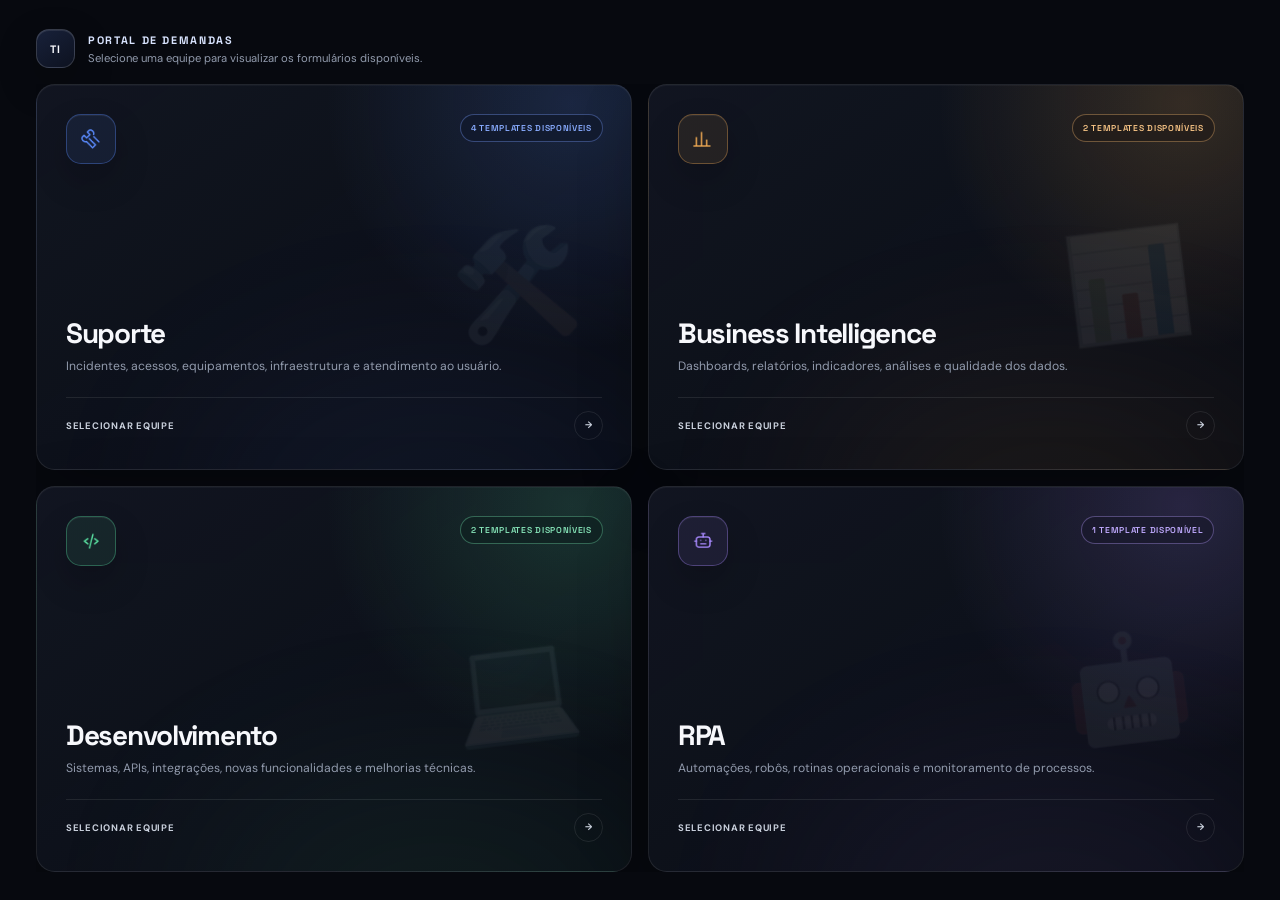
<file: index.html>
<!doctype html>
<html lang="pt-BR">
<head>
  <meta charset="utf-8" />
  <meta name="viewport" content="width=device-width, initial-scale=1" />
  <meta name="theme-color" content="#07090f" />
  <meta name="color-scheme" content="dark" />
  <meta name="description" content="Portal interno para abertura de demandas de Tecnologia da Informação." />
  <title>Portal de Demandas | TI Hungaro</title>
  <link rel="preconnect" href="https://fonts.googleapis.com" />
  <link rel="preconnect" href="https://fonts.gstatic.com" crossorigin />
  <link href="https://fonts.googleapis.com/css2?family=DM+Sans:wght@400;500;600;700&family=Space+Grotesk:wght@500;600;700&display=swap" rel="stylesheet" />
  <link rel="stylesheet" href="styles.css" />
</head>
<body>
  <div class="ambient ambient-a" aria-hidden="true"></div>
  <div class="ambient ambient-b" aria-hidden="true"></div>
  <div class="noise" aria-hidden="true"></div>

  <main class="portal-shell">
    <section class="portal" aria-label="Seleção de equipe e template de demanda">
      <div class="portal-heading">
        <div class="brand-mark" aria-hidden="true">TI</div>
        <div>
          <span>PORTAL DE DEMANDAS</span>
          <p>Selecione uma equipe para visualizar os formulários disponíveis.</p>
        </div>
      </div>

      <div id="teams" class="bento-grid" aria-live="polite"></div>
    </section>
  </main>

  <script src="script.js"></script>
</body>
</html>
</file>
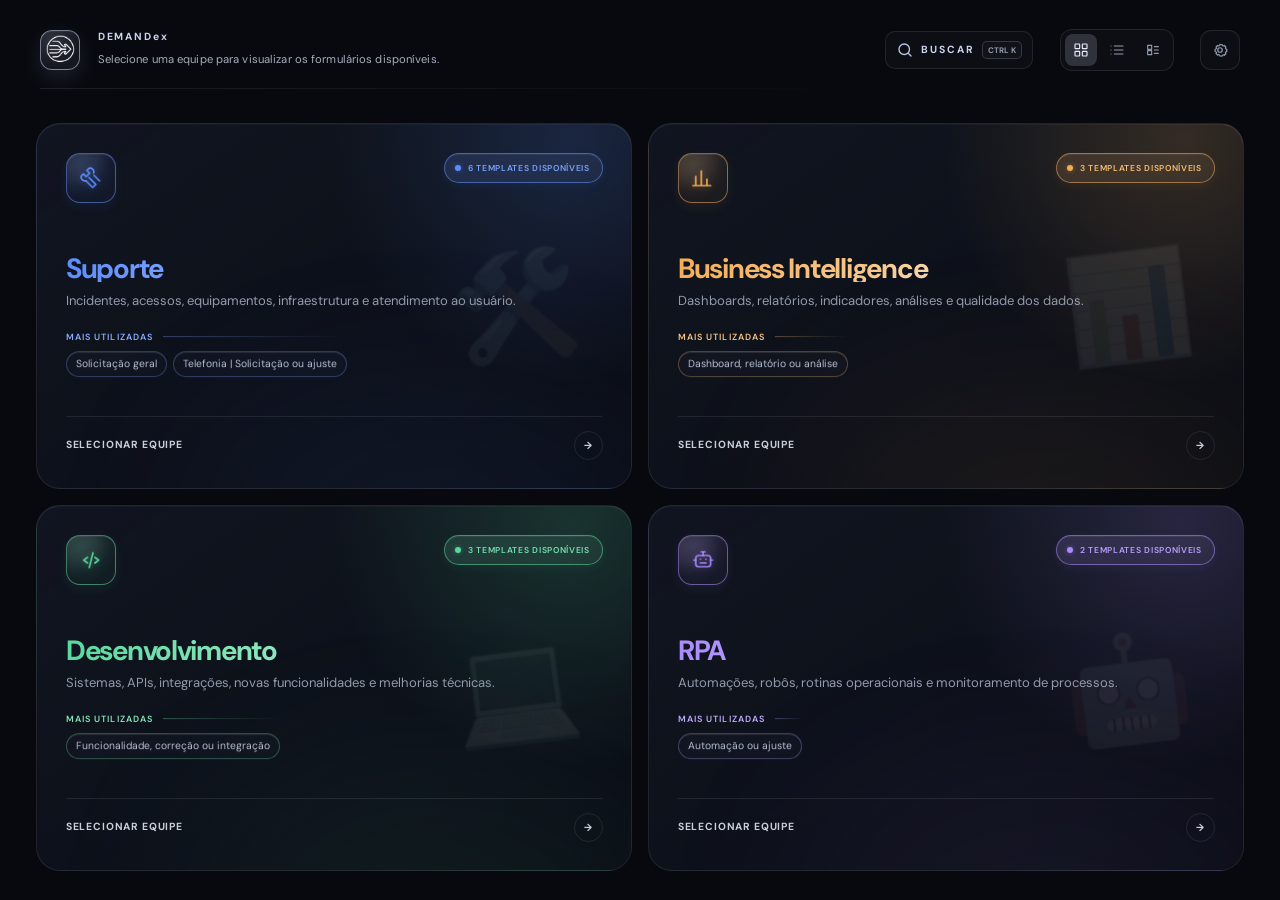
<file: html/index.html>
<!doctype html>
<html lang="pt-BR" class="app-loading">

<head>
  <meta charset="utf-8" />
  <meta name="viewport" content="width=device-width, initial-scale=1" />
  <meta name="theme-color" content="#07090f" />
  <meta name="color-scheme" content="dark" />
  <meta name="description" content="Portal interno para abertura de demandas de Tecnologia da Informação." />
  <title>Portal de Demandas | TI Hungaro</title>
  <link rel="preconnect" href="https://fonts.googleapis.com" />
  <link rel="preconnect" href="https://fonts.gstatic.com" crossorigin />
  <link href="https://fonts.googleapis.com/css2?family=DM+Sans:wght@400;500;600;700&display=swap" rel="stylesheet" />
  <style id="remove-first-load-flicker">
    /* Evita pintar o markup intermediário enquanto o portal é montado. */
    html.app-loading .portal-shell {
      visibility: hidden;
    }
  </style>
  <link rel="stylesheet" href="../css/styles.css" />
</head>

<body>
  <div class="ambient ambient-a" aria-hidden="true"></div>
  <div class="ambient ambient-b" aria-hidden="true"></div>
  <div class="noise" aria-hidden="true"></div>

  <main class="portal-shell">
    <section class="portal" aria-label="Seleção de equipe e template de demanda">
      <div class="portal-heading">
        <div class="brand-mark portal-heading__icon" aria-hidden="true">
          <img class="portal-heading__logo" src="../assets/images/Logo.png" alt="" decoding="async"
            fetchpriority="high" />
        </div>
        <div>
          <span class="portal-heading__title">DEMANDex</span>
          <p class="portal-heading__description">Selecione uma equipe para visualizar os formulários disponíveis.</p>
        </div>
        <div class="team-context-tabs" role="tablist" aria-label="Contexto da equipe" hidden>
          <button class="team-context-tab is-active" type="button" role="tab" aria-selected="true"
            data-team-context="team">Equipe</button>
          <button class="team-context-tab" type="button" role="tab" aria-selected="false"
            data-team-context="quality">Qualidade</button>
        </div>
        <div class="portal-heading__team-actions" hidden>
          <a class="portal-heading__project" href="#" target="_blank" rel="noreferrer"
            aria-label="Abrir quadro de issues da equipe" title="Abrir quadro de issues">
            <svg viewBox="0 0 24 24" aria-hidden="true">
              <path d="M14 4h6v6M20 4l-9 9" />
              <path d="M19 13v5a2 2 0 0 1-2 2H6a2 2 0 0 1-2-2V7a2 2 0 0 1 2-2h5" />
            </svg><span>Quadro</span>
          </a>
          <button class="portal-heading__back" type="button" aria-label="Fechar equipe" title="Fechar equipe"><svg
              viewBox="0 0 24 24" aria-hidden="true">
              <path d="m7 7 10 10M17 7 7 17" />
            </svg></button>
        </div>
        <button class="command-toggle" id="command-toggle" type="button" aria-label="Abrir busca rápida"
          aria-controls="command-palette" title="Busca rápida (Ctrl+K)">
          <svg viewBox="0 0 24 24" aria-hidden="true">
            <circle cx="11" cy="11" r="7" />
            <path d="m20 20-3-3" />
          </svg>
          <span>Buscar</span><kbd>Ctrl K</kbd>
        </button>
        <div class="view-switcher" role="group" aria-label="Formato de apresentação">
          <button class="view-switcher__button is-active" type="button" data-view="grid" aria-label="Exibir em grade"
            aria-pressed="true" title="Exibir em grade">
            <svg viewBox="0 0 24 24" aria-hidden="true">
              <rect x="3" y="3" width="7" height="7" rx="1" />
              <rect x="14" y="3" width="7" height="7" rx="1" />
              <rect x="3" y="14" width="7" height="7" rx="1" />
              <rect x="14" y="14" width="7" height="7" rx="1" />
            </svg>
          </button>
          <button class="view-switcher__button" type="button" data-view="list" aria-label="Exibir em lista"
            aria-pressed="false" title="Exibir em lista">
            <svg viewBox="0 0 24 24" aria-hidden="true">
              <path d="M8 6h13M8 12h13M8 18h13" />
              <path d="M3 6h.01M3 12h.01M3 18h.01" />
            </svg>
          </button>
          <button class="view-switcher__button" type="button" data-view="menu" aria-label="Exibir em modo menu"
            aria-pressed="false" title="Exibir em modo menu">
            <svg viewBox="0 0 24 24" aria-hidden="true">
              <path d="M4 5h6v6H4zM4 13h6v6H4zM14 7h6M14 12h6M14 17h6" />
            </svg>
          </button>
        </div>
        <button class="theme-toggle" type="button" aria-label="Ativar modo claro" aria-pressed="false"
          title="Ativar modo claro" hidden>
          <svg class="theme-toggle__sun" viewBox="0 0 24 24" aria-hidden="true">
            <circle cx="12" cy="12" r="4" />
            <path
              d="M12 2v2m0 16v2M4.93 4.93l1.41 1.41m11.32 11.32 1.41 1.41M2 12h2m16 0h2M4.93 19.07l1.41-1.41M17.66 6.34l1.41-1.41" />
          </svg>
          <svg class="theme-toggle__moon" viewBox="0 0 24 24" aria-hidden="true">
            <path d="M20.5 15.2A8.5 8.5 0 0 1 8.8 3.5 8.5 8.5 0 1 0 20.5 15.2Z" />
          </svg>
        </button>
        <div class="settings">
          <button class="settings-toggle" type="button" aria-label="Abrir configurações" aria-expanded="false"
            aria-controls="settings-panel" title="Configurações">
            <svg viewBox="0 0 24 24" aria-hidden="true">
              <circle cx="12" cy="12" r="3" />
              <path
                d="M19.4 15a1.7 1.7 0 0 0 .34 1.88l.06.06-2.1 2.1-.06-.06a1.7 1.7 0 0 0-1.88-.34 1.7 1.7 0 0 0-1 1.55V20h-3v-.08a1.7 1.7 0 0 0-1-1.55 1.7 1.7 0 0 0-1.88.34l-.06.06-2.1-2.1.06-.06A1.7 1.7 0 0 0 7.12 15a1.7 1.7 0 0 0-1.55-1H5.5v-3h.08a1.7 1.7 0 0 0 1.55-1 1.7 1.7 0 0 0-.34-1.88l-.06-.06 2.1-2.1.06.06a1.7 1.7 0 0 0 1.88.34h.01a1.7 1.7 0 0 0 1-1.55V4.7h3v.08a1.7 1.7 0 0 0 1 1.55 1.7 1.7 0 0 0 1.88-.34l.06-.06 2.1 2.1-.06.06A1.7 1.7 0 0 0 19.4 10v.01a1.7 1.7 0 0 0 1.55 1h.08v3h-.08a1.7 1.7 0 0 0-1.55 1Z" />
            </svg>
          </button>
          <form id="settings-panel" class="settings-panel" hidden role="dialog" aria-modal="true"
            aria-labelledby="settings-title">
            <div class="settings-panel__surface">
              <div class="settings-panel__header">
                <div><span>PORTAL DE DEMANDAS</span>
                  <h2 id="settings-title">Configurações</h2>
                </div>
                <button class="settings-close" type="button" aria-label="Fechar configurações">
                  <svg viewBox="0 0 24 24" aria-hidden="true">
                    <path d="m7 7 10 10M17 7 7 17" />
                  </svg>
                </button>
              </div>
              <div class="settings-tabs" role="tablist" aria-label="Seções de configurações">
                <button class="settings-tab is-active" type="button" role="tab" aria-selected="true"
                  aria-controls="settings-profile" id="settings-tab-profile" data-settings-tab="profile">Perfil</button>
                <button class="settings-tab" type="button" role="tab" aria-selected="false"
                  aria-controls="settings-appearance" id="settings-tab-appearance"
                  data-settings-tab="appearance">Aparência</button>
                <button class="settings-tab" type="button" role="tab" aria-selected="false"
                  aria-controls="settings-info" id="settings-tab-info" data-settings-tab="info">Info</button>
              </div>
              <div class="settings-section" id="settings-profile" role="tabpanel"
                aria-labelledby="settings-tab-profile">
                <p>Perfil</p>
                <label>Seu apelido<input id="profile-nickname" name="nickname" type="text" maxlength="28"
                    autocomplete="nickname" placeholder="Como quer ser chamado?"></label>
                <label>Sua equipe<select id="profile-team" name="team">
                    <option value="">Nenhuma equipe padrão</option>
                  </select></label>
              </div>
              <div class="settings-section" id="settings-appearance" role="tabpanel"
                aria-labelledby="settings-tab-appearance" hidden>
                <p>Aparência</p>
                <div class="settings-subtabs" role="tablist" aria-label="Seções de aparência">
                  <button class="settings-subtab is-active" type="button" role="tab" aria-selected="true"
                    aria-controls="settings-appearance-theme" id="settings-subtab-theme"
                    data-appearance-tab="theme">Tema e fonte</button>
                  <button class="settings-subtab" type="button" role="tab" aria-selected="false"
                    aria-controls="settings-appearance-cards" id="settings-subtab-cards"
                    data-appearance-tab="cards">Cards</button>
                  <button class="settings-subtab" type="button" role="tab" aria-selected="false"
                    aria-controls="settings-appearance-background" id="settings-subtab-background"
                    data-appearance-tab="background">Background</button>
                </div>
                <div class="settings-subsection" id="settings-appearance-theme" role="tabpanel"
                  aria-labelledby="settings-subtab-theme">
                  <div class="settings-palette" aria-labelledby="settings-palette-title">
                    <span id="settings-palette-title">Tema</span>
                    <div class="settings-palette__options" role="radiogroup" aria-label="Tema visual">
                      <button type="button" role="radio" aria-checked="true" class="palette-option is-active"
                        data-palette="default"><i></i>Padrão</button>
                      <button type="button" role="radio" aria-checked="false" class="palette-option"
                        data-palette="dracula"><i></i>Dracula</button>
                      <button type="button" role="radio" aria-checked="false" class="palette-option"
                        data-palette="catppuccin"><i></i>Catppuccin</button>
                      <button type="button" role="radio" aria-checked="false" class="palette-option"
                        data-palette="everforest"><i></i>Everforest</button>
                      <button type="button" role="radio" aria-checked="false" class="palette-option"
                        data-palette="nord"><i></i>Nord</button>
                      <button type="button" role="radio" aria-checked="false" class="palette-option"
                        data-palette="tokyo-night"><i></i>Tokyo Night</button>
                      <button type="button" role="radio" aria-checked="false" class="palette-option"
                        data-palette="gruvbox"><i></i>Gruvbox</button>
                      <button type="button" role="radio" aria-checked="false" class="palette-option"
                        data-palette="solarized"><i></i>Solarized</button>
                      <button type="button" role="radio" aria-checked="false" class="palette-option"
                        data-palette="one-dark"><i></i>One Dark</button>
                      <button type="button" role="radio" aria-checked="false" class="palette-option"
                        data-palette="rose-pine"><i></i>Rosé Pine</button>
                      <button type="button" role="radio" aria-checked="false" class="palette-option"
                        data-palette="monokai"><i></i>Monokai</button>
                      <button type="button" role="radio" aria-checked="false" class="palette-option"
                        data-palette="kanagawa"><i></i>Kanagawa</button>
                      <button type="button" role="radio" aria-checked="false" class="palette-option"
                        data-palette="ayu"><i></i>Ayu Mirage</button>
                      <button type="button" role="radio" aria-checked="false" class="palette-option"
                        data-palette="material-ocean"><i></i>Material Ocean</button>
                      <button type="button" role="radio" aria-checked="false" class="palette-option"
                        data-palette="synthwave"><i></i>Synthwave</button>
                      <button type="button" role="radio" aria-checked="false" class="palette-option"
                        data-palette="cobalt"><i></i>Cobalt</button>
                      <button type="button" role="radio" aria-checked="false" class="palette-option"
                        data-palette="hacker"><i></i>Hacker</button>
                      <button type="button" role="radio" aria-checked="false" class="palette-option"
                        data-palette="suporte"><i></i>Sentinela</button>
                      <button type="button" role="radio" aria-checked="false" class="palette-option"
                        data-palette="bi"><i></i>Dataforge</button>
                      <button type="button" role="radio" aria-checked="false" class="palette-option"
                        data-palette="rpa"><i></i>Autômata</button>
                    </div>
                  </div>
                  <label class="settings-font"><span>Fonte da interface</span><select id="settings-font" name="font">
                      <option value="dm-sans">DM Sans</option>
                      <option value="inter">Inter</option>
                      <option value="manrope">Manrope</option>
                      <option value="space-grotesk">Space Grotesk</option>
                      <option value="outfit">Outfit</option>
                      <option value="plus-jakarta">Plus Jakarta Sans</option>
                      <option value="ibm-plex">IBM Plex Sans</option>
                      <option value="fira-sans">Fira Sans</option>
                      <option value="source-sans">Source Sans 3</option>
                      <option value="sora">Sora</option>
                      <option value="rubik">Rubik</option>
                      <option value="work-sans">Work Sans</option>
                      <option value="nunito-sans">Nunito Sans</option>
                      <option value="jetbrains-mono">JetBrains Mono</option>
                    </select></label>
                </div>
                <div class="settings-subsection" id="settings-appearance-cards" role="tabpanel"
                  aria-labelledby="settings-subtab-cards" hidden>
                  <label class="settings-texture"><span>Borda dos cards</span><select id="settings-card-border"
                      name="card-border">
                      <option value="none">Padrão</option>
                      <option value="rgb">RGB animado</option>
                      <option value="team">Cor da equipe animada</option>
                      <option value="orbit">Traço orbital animado</option>
                      <option value="pulse">Pulso neon</option>
                      <option value="prism">Prisma giratório</option>
                      <option value="hacker">Hacker — varredura verde</option>
                      <option value="suporte">Sentinela — varredura azul</option>
                      <option value="bi">Dataforge — pulso âmbar</option>
                      <option value="rpa">Autômata — circuito violeta</option>
                    </select></label>
                  <label class="settings-texture"><span>Emoji dos cards</span><select id="settings-card-emoji"
                      name="card-emoji">
                      <option value="default">Original da equipe</option>
                      <option value="android">Android</option>
                      <option value="ios">iOS</option>
                      <option value="mac">Mac</option>
                      <option value="windows">Windows</option>
                      <option value="linux">Linux</option>
                    </select></label>
                  <label class="settings-texture"><span>Textura dos cards</span><select id="settings-texture"
                      name="texture">
                      <option value="none">Sem textura</option>
                      <option value="mist">Névoa suave</option>
                      <option value="grain">Grão refinado</option>
                      <option value="aurora">Aurora sutil</option>
                      <option value="paper">Papel acetinado</option>
                      <option value="lines">Linhas delicadas</option>
                      <option value="glow">Brilho difuso</option>
                      <option value="waves">Ondas suaves</option>
                      <option value="topography">Topografia</option>
                      <option value="hive">Hive</option>
                      <option value="sci-fi">Sci-fi</option>
                      <option value="circuit">Circuito</option>
                      <option value="mesh">Malha</option>
                      <option value="starlight">Luz estelar</option>
                      <option value="hacker">Hacker</option>
                    </select></label>
                  <label class="settings-texture"><span>Tamanho da textura</span><select id="settings-texture-size"
                      name="texture-size">
                      <option value="small">Pequena</option>
                      <option value="default">Padrão</option>
                      <option value="large">Grande</option>
                    </select></label>
                  <label class="settings-switch"><span><strong>Hover 3D nos cards</strong><small>Inclina os cards
                        conforme
                        a posição do cursor.</small></span><input id="settings-card-tilt" name="card-tilt"
                      type="checkbox" role="switch"></label>
                </div>
                <div class="settings-subsection" id="settings-appearance-background" role="tabpanel"
                  aria-labelledby="settings-subtab-background" hidden>
                  <label class="settings-texture"><span>Background do portal</span><select id="settings-background"
                      name="background">
                      <option value="default">Atual (padrão)</option>
                      <option value="aurora">Aurora</option>
                      <option value="spotlight">Spotlight</option>
                      <option value="horizon">Horizonte</option>
                      <option value="grid">Grade sutil</option>
                      <option value="nebula">Nebulosa</option>
                    </select></label>
                  <p class="settings-subsection__hint">As opções acompanham as cores do tema selecionado.</p>
                </div>
              </div>
              <div class="settings-section settings-info" id="settings-info" role="tabpanel"
                aria-labelledby="settings-tab-info" hidden>
                <p>Informações do produto</p>
                <dl>
                  <div>
                    <dt>Produto</dt>
                    <dd>Portal de Demandas</dd>
                  </div>
                  <div>
                    <dt>Dono do produto</dt>
                    <dd>TI Hungaro</dd>
                  </div>
                  <div>
                    <dt>Licença</dt>
                    <dd>Uso interno proprietário</dd>
                  </div>
                  <div>
                    <dt>Versão</dt>
                    <dd id="product-version">Carregando…</dd>
                  </div>
                </dl>
              </div>
              <div class="settings-panel__footer"><button class="settings-save" type="submit">Salvar
                  preferências</button></div>
            </div>
          </form>
        </div>
      </div>

      <div id="teams" class="bento-grid" aria-live="polite"></div>
    </section>
  </main>

  <div id="command-backdrop" class="command-backdrop" hidden></div>
  <section id="command-palette" class="command-palette" role="dialog" aria-modal="true" aria-labelledby="command-title"
    hidden>
    <div class="command-palette__header">
      <div class="command-palette__search">
        <svg viewBox="0 0 24 24" aria-hidden="true">
          <circle cx="11" cy="11" r="7" />
          <path d="m20 20-3-3" />
        </svg>
        <input id="command-input" type="search" autocomplete="off" spellcheck="false" aria-label="Buscar no portal"
          aria-controls="command-results" placeholder="Buscar equipes, templates ou ações…" />
        <kbd>ESC</kbd>
      </div>
      <div class="command-palette__title" id="command-title">Busca rápida no DEMANDex</div>
    </div>
    <div id="command-results" class="command-results" role="listbox" aria-label="Resultados da busca"></div>
    <footer class="command-palette__footer">
      <span><kbd>↑</kbd><kbd>↓</kbd> navegar</span>
      <span><kbd>Enter</kbd> selecionar</span>
      <span><kbd>Esc</kbd> fechar</span>
    </footer>
  </section>

  <script type="module" src="../js/script.js"></script>
</body>

</html>
</file>
<file: styles.css>
:root {
  color-scheme: dark;
  --bg: #07090f;
  --line: rgba(255, 255, 255, .09);
  --line-strong: rgba(255, 255, 255, .16);
  --text: #f7f8fc;
  --muted: #929bad;
  --radius-xl: clamp(18px, 2.1vmin, 30px);
  --radius-md: clamp(12px, 1.25vmin, 16px);
  --ease-out: cubic-bezier(.16, 1, .3, 1);
}

* { box-sizing: border-box; }
html, body { width: 100%; min-height: 100%; }
html { background: var(--bg); }
body {
  margin: 0;
  color: var(--text);
  background: var(--bg);
  font-family: 'DM Sans', sans-serif;
  -webkit-font-smoothing: antialiased;
}
button { font: inherit; }
a { color: inherit; }

.ambient {
  position: fixed;
  z-index: -3;
  width: 42vmax;
  height: 42vmax;
  border-radius: 50%;
  filter: blur(10vmax);
  pointer-events: none;
}
.ambient-a { top: -24vmax; right: -12vmax; background: rgba(63, 114, 255, .22); }
.ambient-b { bottom: -27vmax; left: -17vmax; background: rgba(126, 78, 255, .16); }
.noise {
  position: fixed;
  inset: 0;
  z-index: -2;
  opacity: .025;
  pointer-events: none;
  background-image: url("data:image/svg+xml,%3Csvg viewBox='0 0 180 180' xmlns='http://www.w3.org/2000/svg'%3E%3Cfilter id='n'%3E%3CfeTurbulence type='fractalNoise' baseFrequency='.9' numOctaves='4' stitchTiles='stitch'/%3E%3C/filter%3E%3Crect width='100%25' height='100%25' filter='url(%23n)' opacity='.8'/%3E%3C/svg%3E");
}

.portal-shell {
  width: 100%;
  min-height: 100dvh;
  display: grid;
  place-items: center;
  padding: clamp(16px, 2.8vw, 52px);
}
.portal { width: min(1640px, 100%); }
.portal-heading {
  margin-bottom: clamp(13px, 1.7vh, 22px);
  display: flex;
  align-items: center;
  gap: clamp(10px, 1vw, 13px);
}
.brand-mark {
  width: clamp(38px, 4.4vh, 48px);
  height: clamp(38px, 4.4vh, 48px);
  display: grid;
  place-items: center;
  flex: 0 0 auto;
  border: 1px solid var(--line-strong);
  border-radius: 13px;
  background: linear-gradient(145deg, #18213a, #0d1220);
  box-shadow: inset 0 1px rgba(255,255,255,.09), 0 15px 38px rgba(0,0,0,.25);
  font: 700 clamp(10px, 1.2vh, 12px) 'Space Grotesk';
  letter-spacing: .08em;
}
.portal-heading span {
  display: block;
  color: #d9e4ff;
  font: 700 clamp(10px, 1.2vh, 12px) 'Space Grotesk';
  letter-spacing: .15em;
}
.portal-heading p {
  margin: 4px 0 0;
  color: var(--muted);
  font-size: clamp(10px, 1.25vh, 13px);
}

.bento-grid {
  display: grid;
  grid-template-columns: repeat(12, minmax(0, 1fr));
  gap: clamp(10px, 1.25vw, 18px);
}
.team-card {
  position: relative;
  overflow: hidden;
  grid-column: span 6;
  min-width: 0;
  border: 1px solid var(--line);
  border-radius: var(--radius-xl);
  background:
    radial-gradient(circle at 90% 5%, color-mix(in srgb, var(--team-color) 17%, transparent), transparent 38%),
    linear-gradient(145deg, rgba(19, 23, 35, .9), rgba(10, 13, 21, .82));
  box-shadow: inset 0 1px rgba(255,255,255,.035), 0 22px 70px rgba(0,0,0,.22);
  transition: border-color .3s ease, transform .3s ease, opacity .3s ease;
  isolation: isolate;
  animation: card-enter .55s var(--ease-out) both;
  animation-delay: calc(var(--card-order, 0) * 55ms);
}
.team-card::after {
  content: '';
  position: absolute;
  inset: auto -10% -45% 25%;
  z-index: -1;
  height: 70%;
  border-radius: 50%;
  background: var(--team-color);
  filter: blur(100px);
  opacity: .08;
}
.team-card:hover {
  transform: translateY(-3px);
  border-color: color-mix(in srgb, var(--team-color) 40%, var(--line));
}
.team-card.is-open {
  grid-column: 1 / -1;
  border-color: color-mix(in srgb, var(--team-color) 55%, transparent);
  background:
    radial-gradient(circle at 95% 0%, color-mix(in srgb, var(--team-color) 20%, transparent), transparent 34%),
    linear-gradient(145deg, rgba(22, 27, 41, .98), rgba(11, 14, 23, .96));
  animation: panel-enter .62s var(--ease-out) both;
}
.bento-grid.has-open .team-card:not(.is-open) { display: none; }

.team-toggle {
  width: 100%;
  height: 100%;
  padding: clamp(20px, 2.25vw, 38px);
  display: flex;
  flex-direction: column;
  align-items: flex-start;
  border: 0;
  color: inherit;
  background: transparent;
  text-align: left;
  cursor: pointer;
}
.team-topline {
  width: 100%;
  display: flex;
  align-items: flex-start;
  justify-content: space-between;
  gap: 18px;
}
.team-icon {
  width: clamp(48px, 5.5vmin, 66px);
  height: clamp(48px, 5.5vmin, 66px);
  display: grid;
  place-items: center;
  border: 1px solid color-mix(in srgb, var(--team-color) 35%, transparent);
  border-radius: clamp(15px, 1.5vmin, 19px);
  color: var(--team-color);
  background: color-mix(in srgb, var(--team-color) 9%, transparent);
  box-shadow: inset 0 1px rgba(255,255,255,.06), 0 16px 35px rgba(0,0,0,.18);
}
.team-icon svg { width: 43%; height: 43%; fill: none; stroke: currentColor; stroke-width: 1.65; stroke-linecap: round; stroke-linejoin: round; }
.team-index { color: color-mix(in srgb, var(--team-color) 65%, #fff); font: 600 clamp(9px, 1.1vh, 12px) 'Space Grotesk'; letter-spacing: .12em; }
.team-copy { margin-top: auto; padding-top: clamp(18px, 3.7vh, 42px); }
.team-copy h2 { margin: 0 0 clamp(6px, 1vh, 10px); font: 700 clamp(24px, 3.1vmin, 46px)/1 'Space Grotesk'; letter-spacing: -.045em; }
.team-copy p { max-width: 610px; margin: 0; color: var(--muted); font-size: clamp(10px, 1.35vh, 14px); line-height: 1.5; }
.team-action {
  width: 100%;
  margin-top: clamp(14px, 2.4vh, 28px);
  padding-top: clamp(10px, 1.5vh, 17px);
  display: flex;
  align-items: center;
  justify-content: space-between;
  border-top: 1px solid var(--line);
  color: #c8cfdb;
  font-size: clamp(9px, 1.05vh, 11px);
  font-weight: 700;
  letter-spacing: .08em;
  text-transform: uppercase;
}
.team-action i {
  width: clamp(28px, 3.2vh, 34px);
  height: clamp(28px, 3.2vh, 34px);
  display: grid;
  place-items: center;
  border: 1px solid var(--line);
  border-radius: 50%;
  font-style: normal;
  transition: transform .3s ease, background .3s ease;
}
.team-card:hover .team-action i { transform: translateX(3px); background: rgba(255,255,255,.05); }

.team-card.is-open .team-toggle { height: auto; min-height: 0; padding-bottom: clamp(12px, 1.5vh, 20px); }
.team-card.is-open .team-copy { margin-top: clamp(10px, 1.8vh, 20px); padding-top: 0; }
.team-card.is-open .team-copy h2 { font-size: clamp(22px, 2.8vmin, 38px); }
.team-card.is-open .team-action { display: none; }
.close-label { display: none; align-items: center; gap: 8px; color: var(--muted); font-size: clamp(9px, 1.05vh, 11px); font-weight: 700; letter-spacing: .08em; text-transform: uppercase; }
.team-card.is-open .close-label { display: flex; animation: fade-slide .4s .15s var(--ease-out) both; }
.close-label span { width: clamp(27px, 3vh, 31px); height: clamp(27px, 3vh, 31px); display: grid; place-items: center; border: 1px solid var(--line); border-radius: 50%; color: #fff; font-size: 18px; }

.team-panel { display: grid; grid-template-rows: 0fr; opacity: 0; }
.team-card.is-open .team-panel { grid-template-rows: 1fr; opacity: 1; }
.team-panel-inner { min-height: 0; overflow: hidden; }
.template-grid {
  padding: 0 clamp(20px, 2.25vw, 38px) clamp(20px, 2.25vw, 38px);
  display: grid;
  grid-template-columns: repeat(3, minmax(0, 1fr));
  gap: clamp(8px, 1vw, 13px);
}
.template-card {
  min-height: 0;
  padding: clamp(13px, 1.5vw, 20px);
  display: flex;
  align-items: flex-start;
  justify-content: space-between;
  gap: 12px;
  border: 1px solid var(--line);
  border-radius: var(--radius-md);
  background: rgba(255,255,255,.025);
  text-decoration: none;
  transition: transform .22s ease, border-color .22s ease, background .22s ease;
  animation: template-enter .5s var(--ease-out) both;
  animation-delay: calc(110ms + var(--template-order, 0) * 55ms);
}
.template-card:hover { transform: translateY(-3px); border-color: color-mix(in srgb, var(--team-color) 47%, transparent); background: color-mix(in srgb, var(--team-color) 7%, rgba(255,255,255,.025)); }
.template-number { display: block; margin-bottom: clamp(8px, 1.2vh, 14px); color: color-mix(in srgb, var(--team-color) 72%, #fff); font: 600 clamp(8px, .9vh, 10px) 'Space Grotesk'; letter-spacing: .13em; }
.template-card h3 { margin: 0 0 5px; font: 600 clamp(11px, 1.35vh, 15px) 'Space Grotesk'; }
.template-card p { margin: 0; color: var(--muted); font-size: clamp(9px, 1.1vh, 12px); line-height: 1.45; }
.template-arrow { width: clamp(27px, 3vh, 32px); height: clamp(27px, 3vh, 32px); display: grid; place-items: center; flex: 0 0 auto; border: 1px solid var(--line); border-radius: 10px; color: #dfe5f2; transition: transform .22s ease; }
.template-card:hover .template-arrow { transform: translate(2px, -2px); }

@keyframes card-enter { from { opacity: 0; transform: translateY(18px) scale(.985); } to { opacity: 1; transform: translateY(0) scale(1); } }
@keyframes panel-enter { from { opacity: 0; transform: scale(.975); filter: blur(7px); } to { opacity: 1; transform: scale(1); filter: blur(0); } }
@keyframes template-enter { from { opacity: 0; transform: translateY(14px) scale(.98); } to { opacity: 1; transform: translateY(0) scale(1); } }
@keyframes fade-slide { from { opacity: 0; transform: translateX(10px); } to { opacity: 1; transform: translateX(0); } }

/* Desktop: toda a interface permanece dentro de uma única área útil. */
@media (min-width: 901px) {
  html, body { height: 100%; overflow: hidden; }
  .portal-shell { height: 100dvh; min-height: 0; padding-block: clamp(12px, 3.2vh, 46px); }
  .portal { height: 100%; min-height: 0; display: grid; grid-template-rows: auto minmax(0, 1fr); }
  .bento-grid { min-height: 0; grid-template-rows: repeat(2, minmax(0, 1fr)); }
  .team-card { min-height: 0; }
  .team-card.is-open { height: 100%; min-height: 0; display: grid; grid-template-rows: auto minmax(0, 1fr); }
  .team-card.is-open .team-panel { min-height: 0; }
  .team-card.is-open .team-panel-inner { height: 100%; }
  .team-card.is-open .template-grid { height: 100%; grid-auto-rows: minmax(0, 1fr); align-content: stretch; }
}

/* Telas desktop mais baixas recebem uma versão ainda mais compacta. */
@media (min-width: 901px) and (max-height: 760px) {
  .portal-heading { margin-bottom: 10px; }
  .brand-mark { width: 36px; height: 36px; }
  .team-toggle { padding: 17px 22px; }
  .team-icon { width: 44px; height: 44px; border-radius: 14px; }
  .team-copy { padding-top: 12px; }
  .team-copy h2 { font-size: clamp(22px, 2.8vmin, 34px); }
  .team-action { margin-top: 10px; padding-top: 8px; }
  .team-card.is-open .team-toggle { padding-bottom: 10px; }
  .team-card.is-open .team-copy { margin-top: 6px; }
  .template-grid { padding: 0 22px 18px; gap: 8px; }
  .template-card { padding: 11px 13px; }
  .template-number { margin-bottom: 6px; }
}

@media (max-width: 900px) {
  .portal-shell { align-items: start; }
  .bento-grid { grid-template-columns: 1fr; grid-template-rows: none; }
  .team-card, .team-card.is-open { grid-column: 1; min-height: 270px; }
  .template-grid { grid-template-columns: repeat(2, minmax(0, 1fr)); }
}
@media (max-width: 620px) {
  .portal-shell { padding: 18px; }
  .portal-heading { margin-bottom: 16px; }
  .portal-heading p { max-width: 260px; }
  .team-card { border-radius: 24px; }
  .team-toggle { padding: 23px; }
  .team-copy { padding-top: 32px; }
  .template-grid { grid-template-columns: 1fr; padding: 0 20px 20px; }
  .template-card { min-height: 112px; }
}


/* Otimização das superfícies que realmente passam por transformação. */
.ambient,
.team-card,
.team-card::after,
.team-icon,
.team-icon svg,
.team-icon svg > *,
.team-action i,
.team-panel,
.template-card,
.template-arrow,
.close-label {
  will-change: transform, opacity;
}

.team-card.is-open {
  will-change: transform, opacity, filter;
}

/* Microanimações exclusivas de cada equipe. */
.team-icon {
  transform: translateZ(0);
  transition: transform .35s var(--ease-out),
              border-color .35s ease,
              background .35s ease,
              box-shadow .35s ease;
}

.team-card:hover .team-icon {
  transform: translateY(-2px) scale(1.045) translateZ(0);
  border-color: color-mix(in srgb, var(--team-color) 58%, transparent);
  background: color-mix(in srgb, var(--team-color) 14%, transparent);
  box-shadow: inset 0 1px rgba(255,255,255,.08),
              0 18px 42px color-mix(in srgb, var(--team-color) 16%, transparent);
}

.team-icon svg {
  overflow: visible;
  transform-origin: center;
}

/* Suporte: a ferramenta oscila como se estivesse sendo utilizada. */
.team-icon--suporte svg {
  animation: support-tool 3.2s ease-in-out infinite;
}
.team-icon--suporte svg path:first-child {
  transform-origin: 48% 52%;
  animation: support-grip 3.2s ease-in-out infinite;
}

/* BI: barras crescem e a linha faz uma leitura contínua. */
.team-icon--bi svg path:first-child {
  transform-origin: 50% 100%;
  animation: bi-bars 2.7s var(--ease-out) infinite;
}
.team-icon--bi svg path:last-child {
  stroke-dasharray: 30;
  stroke-dashoffset: 30;
  animation: bi-line 2.7s ease-in-out infinite;
}

/* DEV: os delimitadores se afastam e o slash pulsa. */
.team-icon--dev svg path:first-child {
  transform-origin: center;
  animation: dev-brackets 2.6s var(--ease-out) infinite;
}
.team-icon--dev svg path:last-child {
  transform-origin: center;
  animation: dev-slash 2.6s ease-in-out infinite;
}

/* RPA: corpo flutua, olhos piscam e antena transmite. */
.team-icon--rpa svg {
  animation: rpa-float 3s ease-in-out infinite;
}
.team-icon--rpa svg path:nth-child(2) {
  transform-origin: center;
  animation: rpa-face 3s steps(1, end) infinite;
}
.team-icon--rpa::after {
  content: '';
  position: absolute;
  width: 28%;
  aspect-ratio: 1;
  border: 1px solid currentColor;
  border-radius: 50%;
  opacity: 0;
  transform: translateY(-105%) scale(.4);
  animation: rpa-signal 3s ease-out infinite;
  will-change: transform, opacity;
}

/* O hover não altera `animation`, `animation-duration` ou `animation-delay`.
   Assim, as animações internas continuam do ponto atual sem reiniciar. */

@keyframes support-tool {
  0%, 68%, 100% { transform: rotate(0deg) translateZ(0); }
  76% { transform: rotate(-8deg) translateZ(0); }
  84% { transform: rotate(7deg) translateZ(0); }
  92% { transform: rotate(-3deg) translateZ(0); }
}
@keyframes support-grip {
  0%, 68%, 100% { transform: translate(0, 0); }
  78% { transform: translate(-.6px, .6px); }
  88% { transform: translate(.5px, -.5px); }
}
@keyframes bi-bars {
  0%, 18%, 100% { transform: scaleY(.82); opacity: .75; }
  45%, 72% { transform: scaleY(1); opacity: 1; }
}
@keyframes bi-line {
  0%, 12% { stroke-dashoffset: 30; opacity: .35; }
  48%, 78% { stroke-dashoffset: 0; opacity: 1; }
  100% { stroke-dashoffset: -30; opacity: .35; }
}
@keyframes dev-brackets {
  0%, 20%, 100% { transform: scaleX(.88); opacity: .75; }
  48%, 72% { transform: scaleX(1.08); opacity: 1; }
}
@keyframes dev-slash {
  0%, 20%, 100% { transform: rotate(0deg) scale(.92); opacity: .72; }
  50% { transform: rotate(7deg) scale(1.08); opacity: 1; }
}
@keyframes rpa-float {
  0%, 100% { transform: translateY(0) rotate(0deg); }
  45% { transform: translateY(-1.8px) rotate(-1.5deg); }
  58% { transform: translateY(-1.8px) rotate(1.5deg); }
}
@keyframes rpa-face {
  0%, 44%, 52%, 100% { opacity: 1; }
  47%, 49% { opacity: .18; }
}
@keyframes rpa-signal {
  0%, 54% { opacity: 0; transform: translateY(-105%) scale(.35); }
  62% { opacity: .72; }
  82%, 100% { opacity: 0; transform: translateY(-105%) scale(1.35); }
}

@media (prefers-reduced-motion: reduce) {
  *, *::before, *::after { scroll-behavior: auto !important; animation: none !important; transition: none !important; }
}

/* Transição nativa entre o grid e o submenu, quando suportada. */
::view-transition-old(root) { animation: .22s ease both vt-old; }
::view-transition-new(root) { animation: .48s var(--ease-out) both vt-new; }
@keyframes vt-old { to { opacity: 0; transform: scale(.985); filter: blur(4px); } }
@keyframes vt-new { from { opacity: 0; transform: scale(1.012); filter: blur(5px); } }

/* Quantidade de templates e emoji decorativo de cada equipe. */
.template-count {
  position: relative;
  z-index: 2;
  display: inline-flex;
  align-items: center;
  min-height: 28px;
  padding: 0 10px;
  border: 1px solid color-mix(in srgb, var(--team-color) 30%, var(--line));
  border-radius: 999px;
  color: color-mix(in srgb, var(--team-color) 72%, #fff);
  background: color-mix(in srgb, var(--team-color) 8%, rgba(8, 11, 18, .72));
  font: 600 clamp(8px, .95vh, 10px) 'Space Grotesk';
  letter-spacing: .08em;
  text-transform: uppercase;
  white-space: nowrap;
  backdrop-filter: blur(10px);
  will-change: transform, opacity, background-color, border-color;
  transition: transform .3s var(--ease-out),
              background-color .3s ease,
              border-color .3s ease;
}

.team-emoji {
  position: absolute;
  z-index: 0;
  top: 50%;
  right: clamp(28px, 4vw, 66px);
  display: block;
  font-size: clamp(72px, 8vw, 132px);
  line-height: 1;
  opacity: .075;
  filter: grayscale(.2) saturate(.75);
  transform: translateY(-42%) rotate(-7deg) scale(1);
  transform-origin: center;
  pointer-events: none;
  user-select: none;
  will-change: transform, opacity, filter;
  animation: emoji-float 5.2s ease-in-out infinite;
  transition: opacity .35s ease, filter .35s ease;
}

.team-card:hover .template-count {
  transform: translateY(-2px);
  border-color: color-mix(in srgb, var(--team-color) 55%, transparent);
  background: color-mix(in srgb, var(--team-color) 13%, rgba(8, 11, 18, .78));
}

.team-card:hover .team-emoji {
  opacity: .13;
  filter: grayscale(0) saturate(1);
}

.team-card.is-open .team-emoji {
  top: clamp(22px, 4vh, 42px);
  right: clamp(24px, 3vw, 46px);
  font-size: clamp(56px, 6vw, 92px);
  opacity: .09;
  transform: rotate(-5deg);
}

.team-card.is-open .template-count {
  margin-left: auto;
  margin-right: clamp(118px, 10vw, 170px);
}

@keyframes emoji-float {
  0%, 100% { transform: translateY(-42%) rotate(-7deg) scale(1); }
  50% { transform: translateY(-48%) rotate(-2deg) scale(1.045); }
}

@media (max-width: 900px) {
  .team-emoji {
    right: 24px;
    font-size: clamp(64px, 16vw, 98px);
  }

  .team-card.is-open .template-count {
    margin-right: clamp(88px, 17vw, 118px);
  }
}

@media (max-width: 620px) {
  .template-count {
    min-height: 25px;
    padding-inline: 8px;
    font-size: 8px;
  }

  .team-emoji {
    top: 48%;
    right: 18px;
    font-size: 70px;
    opacity: .065;
  }

  .team-card.is-open .template-count {
    margin-right: 74px;
  }
}

@media (prefers-reduced-motion: reduce) {
  .team-emoji { animation: none; }
}

/* --------------------------------------------------------------------------
   Transição estável entre o bento grid e o submenu
   -------------------------------------------------------------------------- */

/* A troca de estado não recria o DOM e não utiliza snapshots da página. */
.bento-grid {
  position: relative;
  contain: layout paint;
}

.bento-grid.is-transitioning {
  pointer-events: none;
}

.team-card {
  backface-visibility: hidden;
  transform: translateZ(0);
  transition:
    opacity .28s ease,
    transform .52s var(--ease-out),
    border-color .3s ease,
    box-shadow .3s ease;
}

/* Remove a segunda animação de entrada que causava o frame duplicado. */
.team-card.is-open {
  animation: none;
}

/* Os cards não selecionados saem suavemente antes de serem ignorados. */
.bento-grid.has-open .team-card.is-inactive {
  display: block;
  position: absolute;
  inset: 0;
  z-index: 0;
  opacity: 0;
  visibility: hidden;
  pointer-events: none;
  transform: scale(.97) translateY(10px) translateZ(0);
  transition:
    opacity .18s ease,
    transform .32s var(--ease-out),
    visibility 0s linear .32s;
}

.bento-grid.has-open .team-card.is-open {
  position: relative;
  z-index: 2;
  opacity: 1;
  visibility: visible;
  transform: scale(1) translateZ(0);
}

.team-panel {
  display: grid;
  grid-template-rows: 0fr;
  opacity: 0;
  visibility: hidden;
  transform: translateY(8px) translateZ(0);
  transition:
    grid-template-rows .52s var(--ease-out),
    opacity .28s ease,
    transform .52s var(--ease-out),
    visibility 0s linear .52s;
}

.team-card.is-open .team-panel {
  grid-template-rows: 1fr;
  opacity: 1;
  visibility: visible;
  transform: translateY(0) translateZ(0);
  transition:
    grid-template-rows .52s var(--ease-out),
    opacity .3s ease .1s,
    transform .52s var(--ease-out),
    visibility 0s;
}

.template-card {
  opacity: 0;
  animation: none;
  transform: translateY(10px) scale(.985) translateZ(0);
}

.team-card.is-open .template-card {
  animation: template-reveal .46s var(--ease-out) both;
  animation-delay: calc(90ms + var(--template-order, 0) * 42ms);
}

@keyframes template-reveal {
  from {
    opacity: 0;
    transform: translateY(10px) scale(.985) translateZ(0);
  }
  to {
    opacity: 1;
    transform: translateY(0) scale(1) translateZ(0);
  }
}

/* Desativa a transição por snapshot antiga, responsável pelo flick. */
::view-transition-old(root),
::view-transition-new(root) {
  animation: none;
}

/* --------------------------------------------------------------------------
   Correção do card fantasma durante a abertura do submenu
   -------------------------------------------------------------------------- */

/*
 * Os cards inativos não devem participar do frame intermediário.
 * Antes, `visibility` tinha atraso de 320 ms; nesse intervalo o card já estava
 * com `position: absolute` e `inset: 0`, por isso aparecia ocupando todo o painel.
 */
.bento-grid.has-open .team-card.is-inactive {
  display: none !important;
  position: static;
  inset: auto;
  opacity: 0;
  visibility: hidden;
  transform: none;
  transition: none;
}

/* Mantém somente o card selecionado na composição durante a transição. */
.bento-grid.has-open .team-card.is-open {
  grid-column: 1 / -1;
  grid-row: 1 / -1;
}

/* Evita que o conteúdo resumido ocupe a altura inteira antes do painel abrir. */
.team-card.is-open .team-toggle {
  height: auto;
  flex: 0 0 auto;
}

/* O painel é composto desde o primeiro frame, mas começa transparente. */
.team-card.is-open .team-panel-inner {
  opacity: 1;
}

/* ==========================================================
   SUBMENU COMPACTO — evita cards gigantes e melhora a leitura
   ========================================================== */
.team-card.is-open .team-panel-inner {
  display: flex;
  align-items: flex-start;
  min-height: 0;
}

.team-card.is-open .template-grid {
  width: 100%;
  height: auto;
  grid-auto-rows: auto;
  align-content: start;
  align-items: stretch;
  gap: clamp(10px, 1vw, 14px);
  padding-top: clamp(4px, .7vh, 9px);
}

.team-card.is-open .template-card {
  min-height: clamp(104px, 13vh, 138px);
  max-height: 150px;
  padding: clamp(14px, 1.25vw, 20px);
  align-items: center;
  background:
    linear-gradient(145deg, color-mix(in srgb, var(--team-color) 5%, rgba(255,255,255,.025)), rgba(255,255,255,.018));
  box-shadow: inset 0 1px rgba(255,255,255,.025);
}

.team-card.is-open .template-card > div {
  min-width: 0;
  display: grid;
  align-content: center;
}

.team-card.is-open .template-number {
  margin-bottom: 7px;
  font-size: clamp(8px, .9vh, 10px);
}

.team-card.is-open .template-card h3 {
  margin-bottom: 6px;
  font-size: clamp(13px, 1.45vh, 16px);
  line-height: 1.2;
}

.team-card.is-open .template-card p {
  display: -webkit-box;
  overflow: hidden;
  -webkit-box-orient: vertical;
  -webkit-line-clamp: 2;
  font-size: clamp(10px, 1.1vh, 12px);
  line-height: 1.42;
}

.team-card.is-open .template-arrow {
  align-self: center;
}

@media (min-width: 901px) {
  .team-card.is-open .team-panel {
    overflow: hidden;
  }

  .team-card.is-open .team-panel-inner {
    height: auto;
    overflow: visible;
  }

  .team-card.is-open .template-grid {
    height: auto;
    grid-auto-rows: auto;
    align-content: start;
  }
}

@media (min-width: 901px) and (max-height: 760px) {
  .team-card.is-open .template-card {
    min-height: 88px;
    max-height: 108px;
    padding: 11px 13px;
  }

  .team-card.is-open .template-number {
    margin-bottom: 4px;
  }

  .team-card.is-open .template-card h3 {
    margin-bottom: 3px;
  }
}

@media (max-width: 900px) {
  .team-card.is-open .template-card {
    min-height: 108px;
    max-height: none;
  }
}
</file>
<file: css/styles.css>
/* Arquivo principal de estilos: carregue este arquivo no HTML. */
@import url('./style.tokens.css');
@import url('./styles.base.css');
@import url('./styles.components.css');
@import url('./styles.animation.css');
@import url('./theme-dark.css');
@import url('./theme-light.css');
@import url('./theme-backgrounds.css');
</file>
